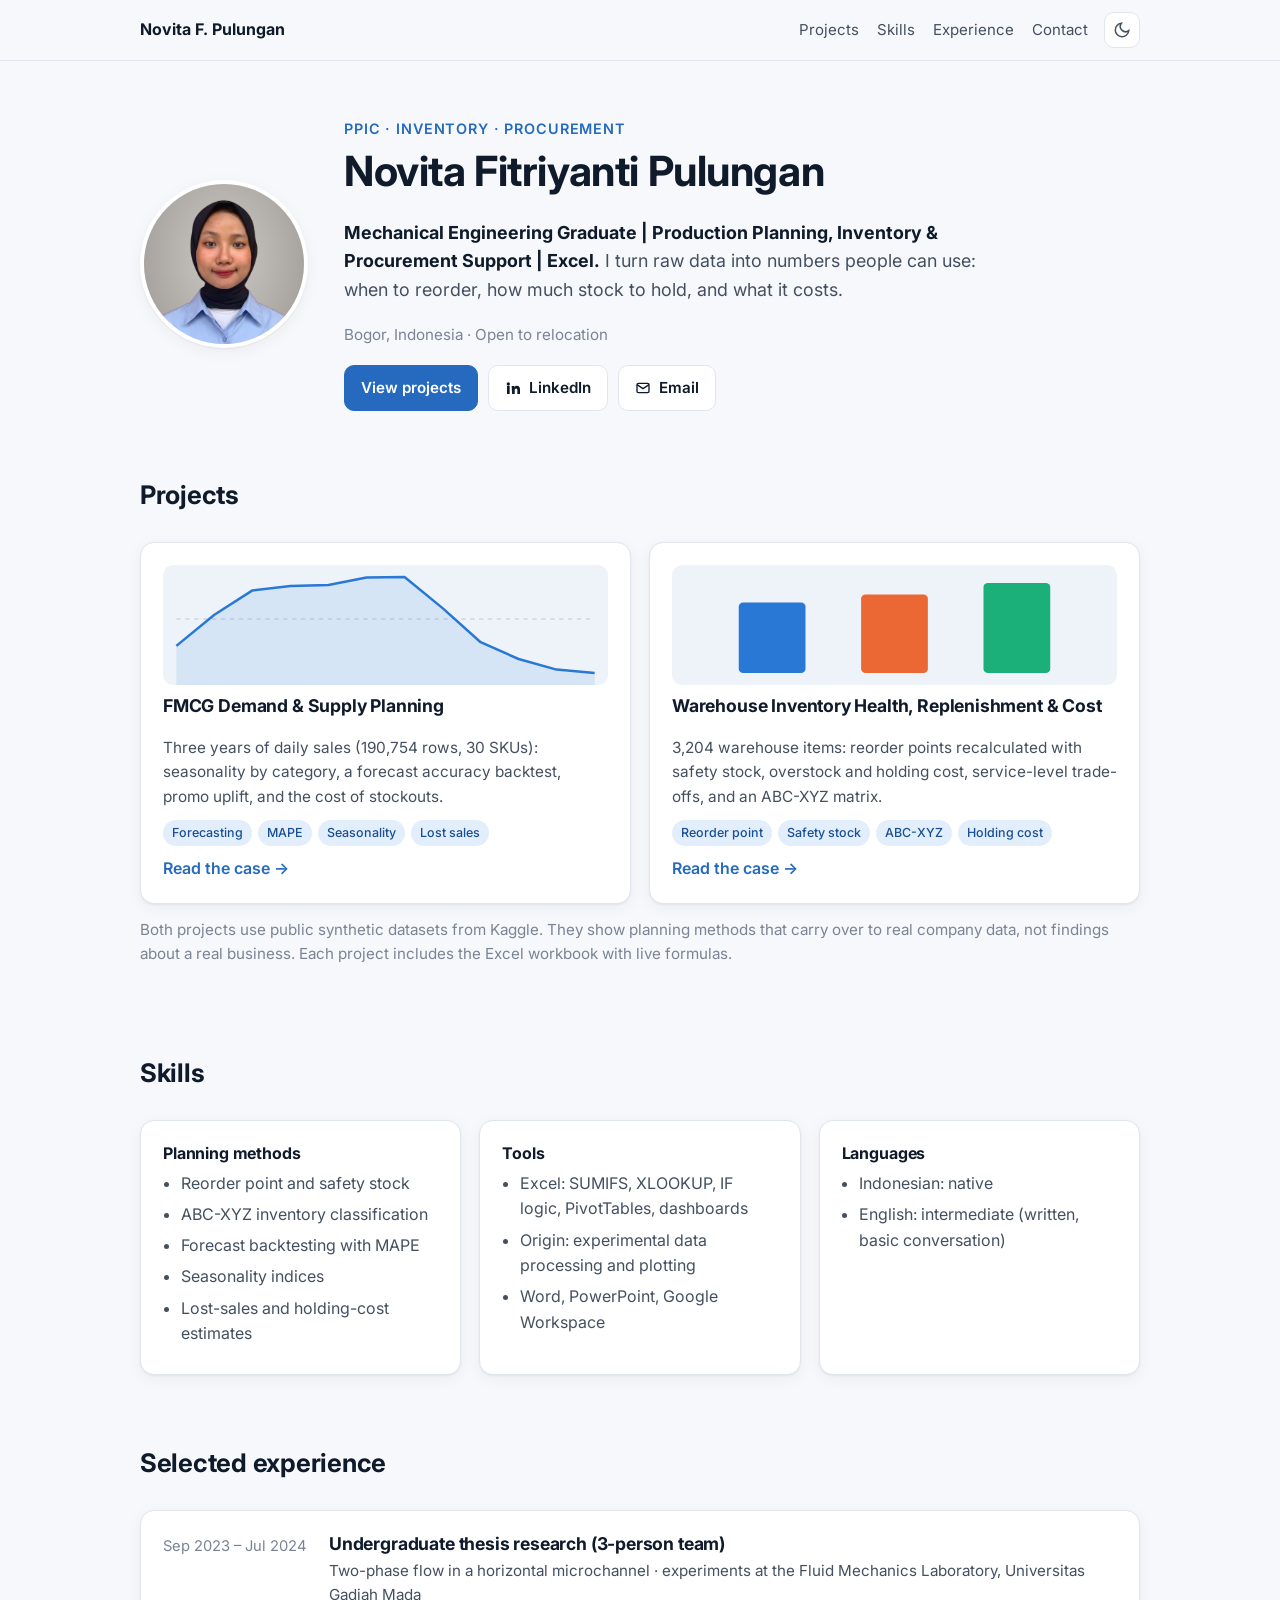
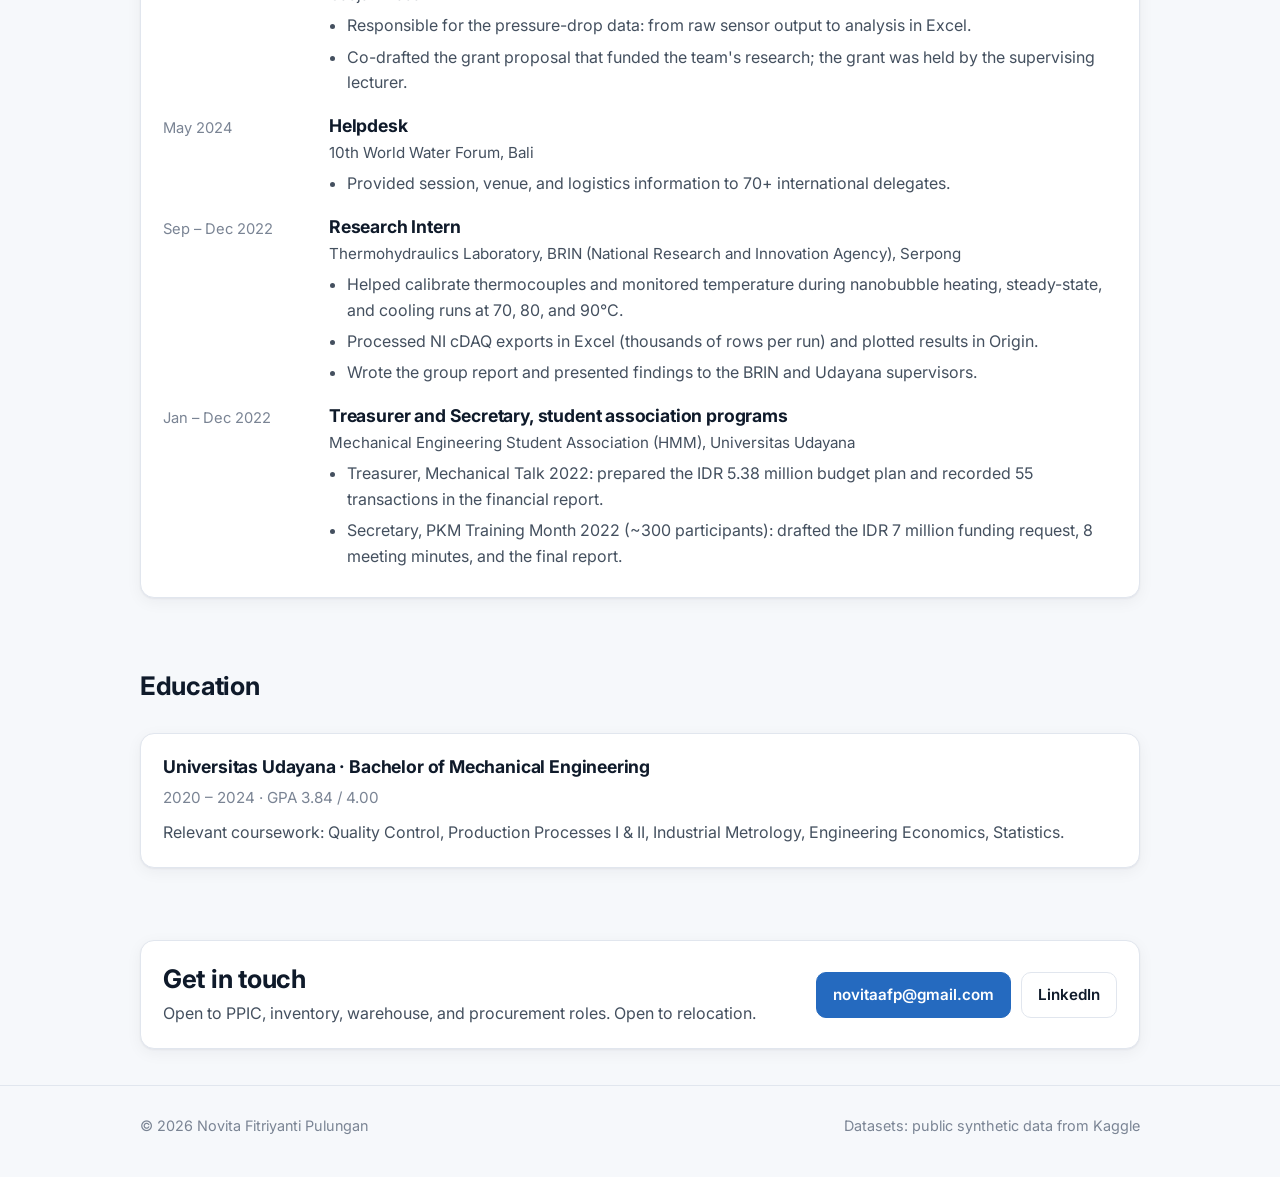
<file: index.html>
<!doctype html>
<html lang="en">
<head>
<meta charset="utf-8">
<meta name="viewport" content="width=device-width, initial-scale=1">
<title>Novita Fitriyanti Pulungan · Portfolio</title>
<meta name="description" content="Portfolio of Novita Fitriyanti Pulungan: production planning, inventory control, and warehouse analysis projects built in Excel.">
<meta property="og:title" content="Novita Fitriyanti Pulungan · Portfolio">
<meta property="og:description" content="Production planning, inventory control, and warehouse analysis projects built in Excel.">
<link rel="preconnect" href="https://fonts.googleapis.com">
<link rel="preconnect" href="https://fonts.gstatic.com" crossorigin>
<link href="https://fonts.googleapis.com/css2?family=Inter:wght@400;500;600;700&display=swap" rel="stylesheet">
<link rel="stylesheet" href="assets/style.css">
<link rel="icon" href="data:image/svg+xml,%3Csvg xmlns='http://www.w3.org/2000/svg' viewBox='0 0 32 32'%3E%3Crect width='32' height='32' rx='8' fill='%23256abf'/%3E%3Ctext x='16' y='22' font-family='Arial' font-weight='700' font-size='15' fill='white' text-anchor='middle'%3ENF%3C/text%3E%3C/svg%3E">
<script src="assets/charts.js"></script>
<script src="assets/data.js"></script>
</head>
<body>
<nav class="nav"><div class="wrap">
  <a class="brand" href="./">Novita F. Pulungan</a>
  <div class="nav-links">
    <a href="#projects">Projects</a><a href="#skills">Skills</a><a href="#experience">Experience</a><a href="#contact">Contact</a>
  </div>
  <button class="theme-btn" aria-label="Toggle dark mode"><svg viewBox="0 0 24 24" fill="none" stroke="currentColor" stroke-width="2"><path d="M21 12.8A9 9 0 1 1 11.2 3a7 7 0 0 0 9.8 9.8z"/></svg></button>
</div></nav>

<header class="hero"><div class="wrap hero-grid">
  <img class="avatar" src="assets/photo.jpg" alt="Novita Fitriyanti Pulungan" width="168" height="168">
  <div>
    <div class="eyebrow">PPIC · Inventory · Procurement</div>
    <h1>Novita Fitriyanti Pulungan</h1>
    <p class="lead"><strong style="color:var(--ink)">Mechanical Engineering Graduate | Production Planning, Inventory &amp; Procurement Support | Excel.</strong> I turn raw data into numbers people can use: when to reorder, how much stock to hold, and what it costs.</p>
    <p class="meta">Bogor, Indonesia · Open to relocation</p>
    <div class="btns">
      <a class="btn primary" href="#projects">View projects</a>
      <a class="btn" href="https://www.linkedin.com/in/novitafitriyanti" target="_blank" rel="noopener"><svg viewBox="0 0 24 24" fill="currentColor"><path d="M4.98 3.5a2.5 2.5 0 1 1 0 5 2.5 2.5 0 0 1 0-5zM3 9h4v12H3zM10 9h3.8v1.7h.1c.5-1 1.8-2 3.8-2 4 0 4.8 2.7 4.8 6.1V21h-4v-5.4c0-1.3 0-3-1.8-3s-2.1 1.4-2.1 2.9V21h-4z"/></svg>LinkedIn</a>
      <a class="btn" href="mailto:novitaafp@gmail.com"><svg viewBox="0 0 24 24" fill="none" stroke="currentColor" stroke-width="2"><rect x="3" y="5" width="18" height="14" rx="2"/><path d="m3 7 9 6 9-6"/></svg>Email</a>
    </div>
  </div>
</div></header>

<main>
<section id="projects"><div class="wrap">
  <div class="section-title"><h2>Projects</h2></div>
  <div class="grid-2">
    <a class="card project-card" href="projects/fmcg-demand-planning.html">
      <div class="thumb" id="thumb-fmcg"></div>
      <h3>FMCG Demand &amp; Supply Planning</h3>
      <p>Three years of daily sales (190,754 rows, 30 SKUs): seasonality by category, a forecast accuracy backtest, promo uplift, and the cost of stockouts.</p>
      <div class="tags"><span class="tag">Forecasting</span><span class="tag">MAPE</span><span class="tag">Seasonality</span><span class="tag">Lost sales</span></div>
      <span class="more">Read the case →</span>
    </a>
    <a class="card project-card" href="projects/warehouse-inventory.html">
      <div class="thumb" id="thumb-wh"></div>
      <h3>Warehouse Inventory Health, Replenishment &amp; Cost</h3>
      <p>3,204 warehouse items: reorder points recalculated with safety stock, overstock and holding cost, service-level trade-offs, and an ABC-XYZ matrix.</p>
      <div class="tags"><span class="tag">Reorder point</span><span class="tag">Safety stock</span><span class="tag">ABC-XYZ</span><span class="tag">Holding cost</span></div>
      <span class="more">Read the case →</span>
    </a>
  </div>
  <p class="meta" style="margin-top:14px">Both projects use public synthetic datasets from Kaggle. They show planning methods that carry over to real company data, not findings about a real business. Each project includes the Excel workbook with live formulas.</p>
</div></section>

<section id="skills"><div class="wrap">
  <div class="section-title"><h2>Skills</h2></div>
  <div class="grid-3">
    <div class="card skill-group">
      <h3>Planning methods</h3>
      <ul>
        <li>Reorder point and safety stock</li>
        <li>ABC-XYZ inventory classification</li>
        <li>Forecast backtesting with MAPE</li>
        <li>Seasonality indices</li>
        <li>Lost-sales and holding-cost estimates</li>
      </ul>
    </div>
    <div class="card skill-group">
      <h3>Tools</h3>
      <ul>
        <li>Excel: SUMIFS, XLOOKUP, IF logic, PivotTables, dashboards</li>
        <li>Origin: experimental data processing and plotting</li>
        <li>Word, PowerPoint, Google Workspace</li>
      </ul>
    </div>
    <div class="card skill-group">
      <h3>Languages</h3>
      <ul>
        <li>Indonesian: native</li>
        <li>English: intermediate (written, basic conversation)</li>
      </ul>
    </div>
  </div>
</div></section>

<section id="experience"><div class="wrap">
  <div class="section-title"><h2>Selected experience</h2></div>
  <div class="card timeline">
    <div class="tl-item">
      <div class="tl-date">Sep 2023 – Jul 2024</div>
      <div>
        <h3>Undergraduate thesis research (3-person team)</h3>
        <div class="org">Two-phase flow in a horizontal microchannel · experiments at the Fluid Mechanics Laboratory, Universitas Gadjah Mada</div>
        <ul class="plain">
          <li>Responsible for the pressure-drop data: from raw sensor output to analysis in Excel.</li>
          <li>Co-drafted the grant proposal that funded the team's research; the grant was held by the supervising lecturer.</li>
        </ul>
      </div>
    </div>
    <div class="tl-item">
      <div class="tl-date">May 2024</div>
      <div>
        <h3>Helpdesk</h3>
        <div class="org">10th World Water Forum, Bali</div>
        <ul class="plain"><li>Provided session, venue, and logistics information to 70+ international delegates.</li></ul>
      </div>
    </div>
    <div class="tl-item">
      <div class="tl-date">Sep – Dec 2022</div>
      <div>
        <h3>Research Intern</h3>
        <div class="org">Thermohydraulics Laboratory, BRIN (National Research and Innovation Agency), Serpong</div>
        <ul class="plain">
          <li>Helped calibrate thermocouples and monitored temperature during nanobubble heating, steady-state, and cooling runs at 70, 80, and 90°C.</li>
          <li>Processed NI cDAQ exports in Excel (thousands of rows per run) and plotted results in Origin.</li>
          <li>Wrote the group report and presented findings to the BRIN and Udayana supervisors.</li>
        </ul>
      </div>
    </div>
    <div class="tl-item">
      <div class="tl-date">Jan – Dec 2022</div>
      <div>
        <h3>Treasurer and Secretary, student association programs</h3>
        <div class="org">Mechanical Engineering Student Association (HMM), Universitas Udayana</div>
        <ul class="plain">
          <li>Treasurer, Mechanical Talk 2022: prepared the IDR 5.38 million budget plan and recorded 55 transactions in the financial report.</li>
          <li>Secretary, PKM Training Month 2022 (~300 participants): drafted the IDR 7 million funding request, 8 meeting minutes, and the final report.</li>
        </ul>
      </div>
    </div>
  </div>
</div></section>

<section id="education"><div class="wrap">
  <div class="section-title"><h2>Education</h2></div>
  <div class="card">
    <h3>Universitas Udayana · Bachelor of Mechanical Engineering</h3>
    <p class="meta" style="margin-bottom:.6em">2020 – 2024 · GPA 3.84 / 4.00</p>
    <p style="color:var(--ink-2);margin:0">Relevant coursework: Quality Control, Production Processes I &amp; II, Industrial Metrology, Engineering Economics, Statistics.</p>
  </div>
</div></section>

<section id="contact"><div class="wrap">
  <div class="card download">
    <div>
      <h2 style="margin-bottom:.2em">Get in touch</h2>
      <p>Open to PPIC, inventory, warehouse, and procurement roles. Open to relocation.</p>
    </div>
    <div class="btns">
      <a class="btn primary" href="mailto:novitaafp@gmail.com">novitaafp@gmail.com</a>
      <a class="btn" href="https://www.linkedin.com/in/novitafitriyanti" target="_blank" rel="noopener">LinkedIn</a>
    </div>
  </div>
</div></section>
</main>

<footer class="footer"><div class="wrap">
  <span>© 2026 Novita Fitriyanti Pulungan</span>
  <span>Datasets: public synthetic data from Kaggle</span>
</div></footer>

<script>
/* Decorative sparklines on the project cards */
(function () {
  function spark(id, vals, color, ref) {
    const host = document.getElementById(id); if (!host) return;
    const W = 400, H = 120, p = 12;
    const lo = Math.min(...vals, ref ?? Infinity), hi = Math.max(...vals);
    const x = (i) => p + i * (W - 2 * p) / (vals.length - 1);
    const y = (v) => H - p - (v - lo) / (hi - lo) * (H - 2 * p);
    const d = vals.map((v, i) => (i ? 'L' : 'M') + x(i).toFixed(1) + ',' + y(v).toFixed(1)).join('');
    host.innerHTML = `<svg viewBox="0 0 ${W} ${H}" preserveAspectRatio="none" style="width:100%;height:100%" aria-hidden="true">
      ${ref != null ? `<line x1="${p}" x2="${W - p}" y1="${y(ref)}" y2="${y(ref)}" style="stroke:var(--axis)" stroke-dasharray="4 4"/>` : ''}
      <path d="${d}L${x(vals.length - 1)},${H}L${x(0)},${H}Z" style="fill:${color};opacity:.12"/>
      <path d="${d}" fill="none" style="stroke:${color}" stroke-width="2.5" stroke-linejoin="round" vector-effect="non-scaling-stroke"/></svg>`;
  }
  spark('thumb-fmcg', FMCG.season.Total, 'var(--s1)', 100);
  const host = document.getElementById('thumb-wh');
  const st = WH.status, mx = Math.max(...st.map(s => s.calc));
  host.innerHTML = '<svg viewBox="0 0 400 120" preserveAspectRatio="none" style="width:100%;height:100%" aria-hidden="true">' +
    st.map((s, i) => { const h = s.calc / mx * 90, x = 60 + i * 110; return `<rect x="${x}" y="${108 - h}" width="60" height="${h}" rx="4" style="fill:var(--s${i + 1})"/>`; }).join('') + '</svg>';
})();
</script>
</body>
</html>
</file>
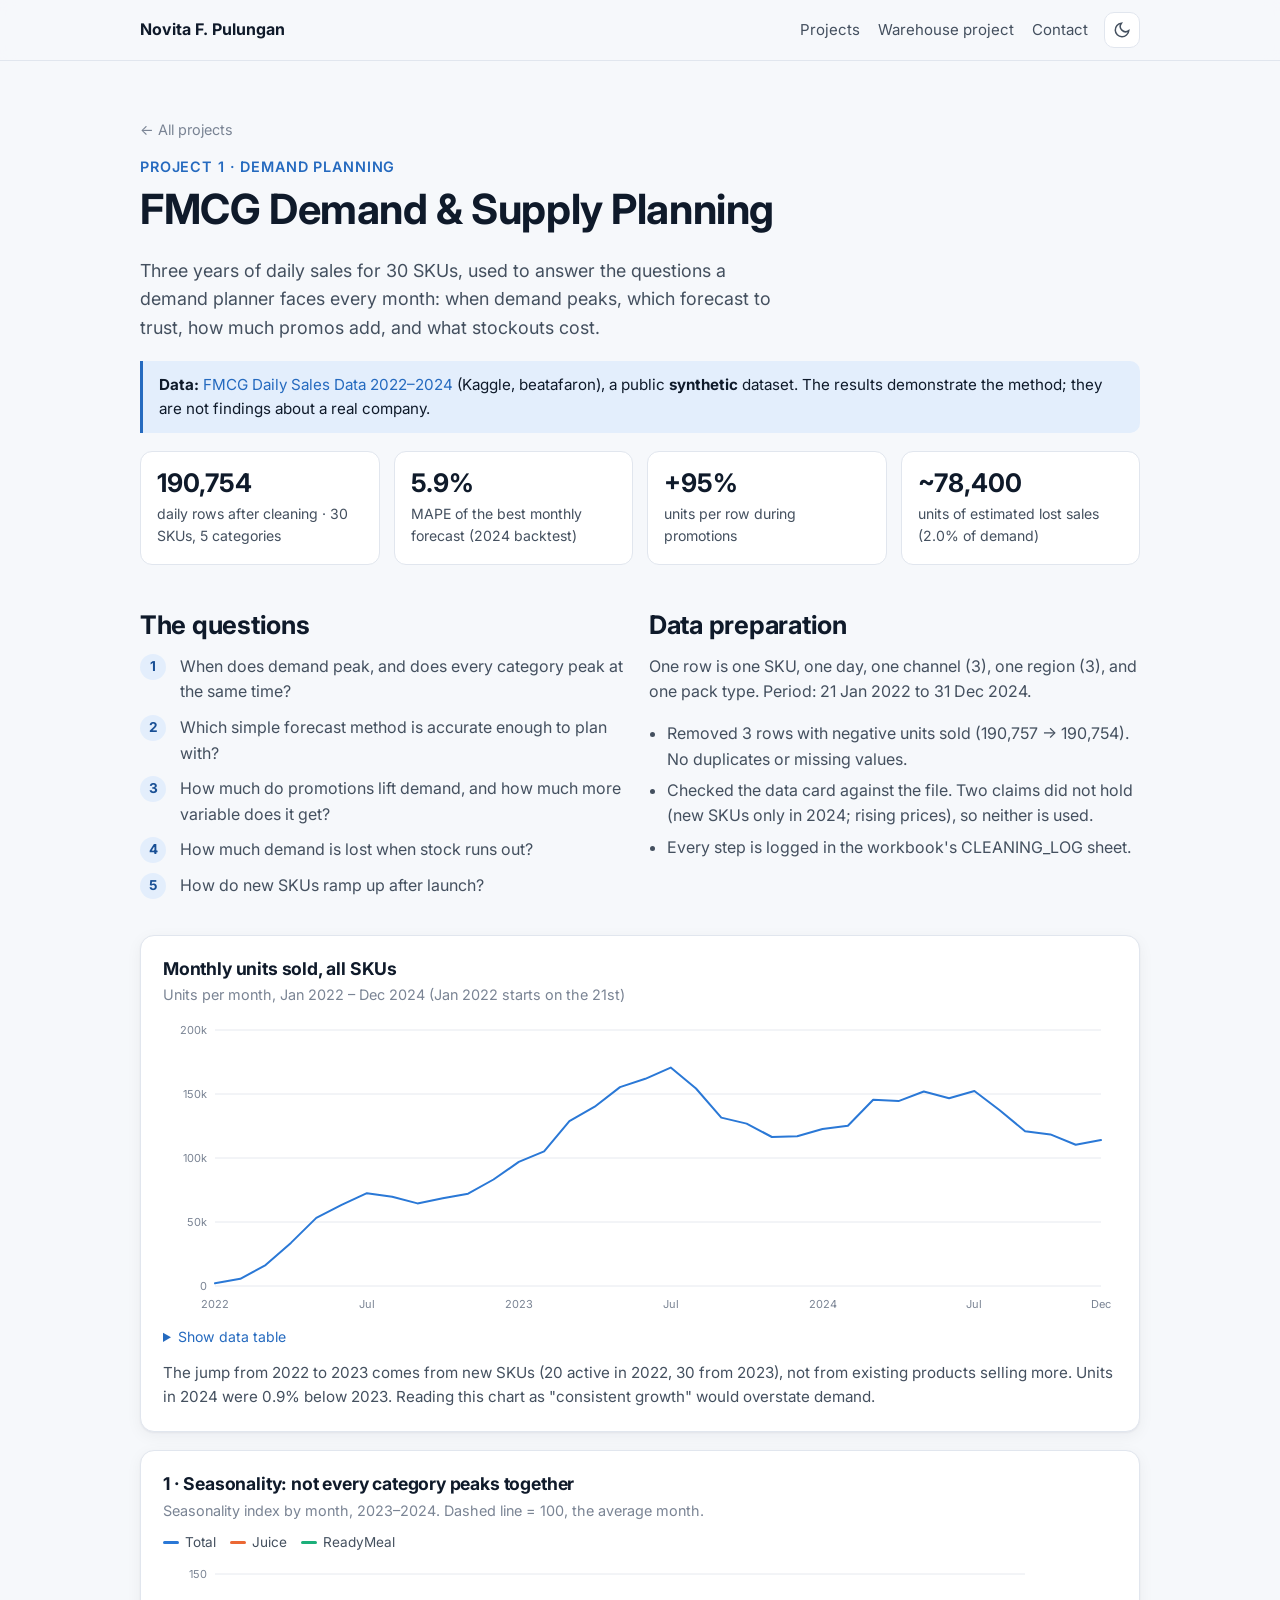
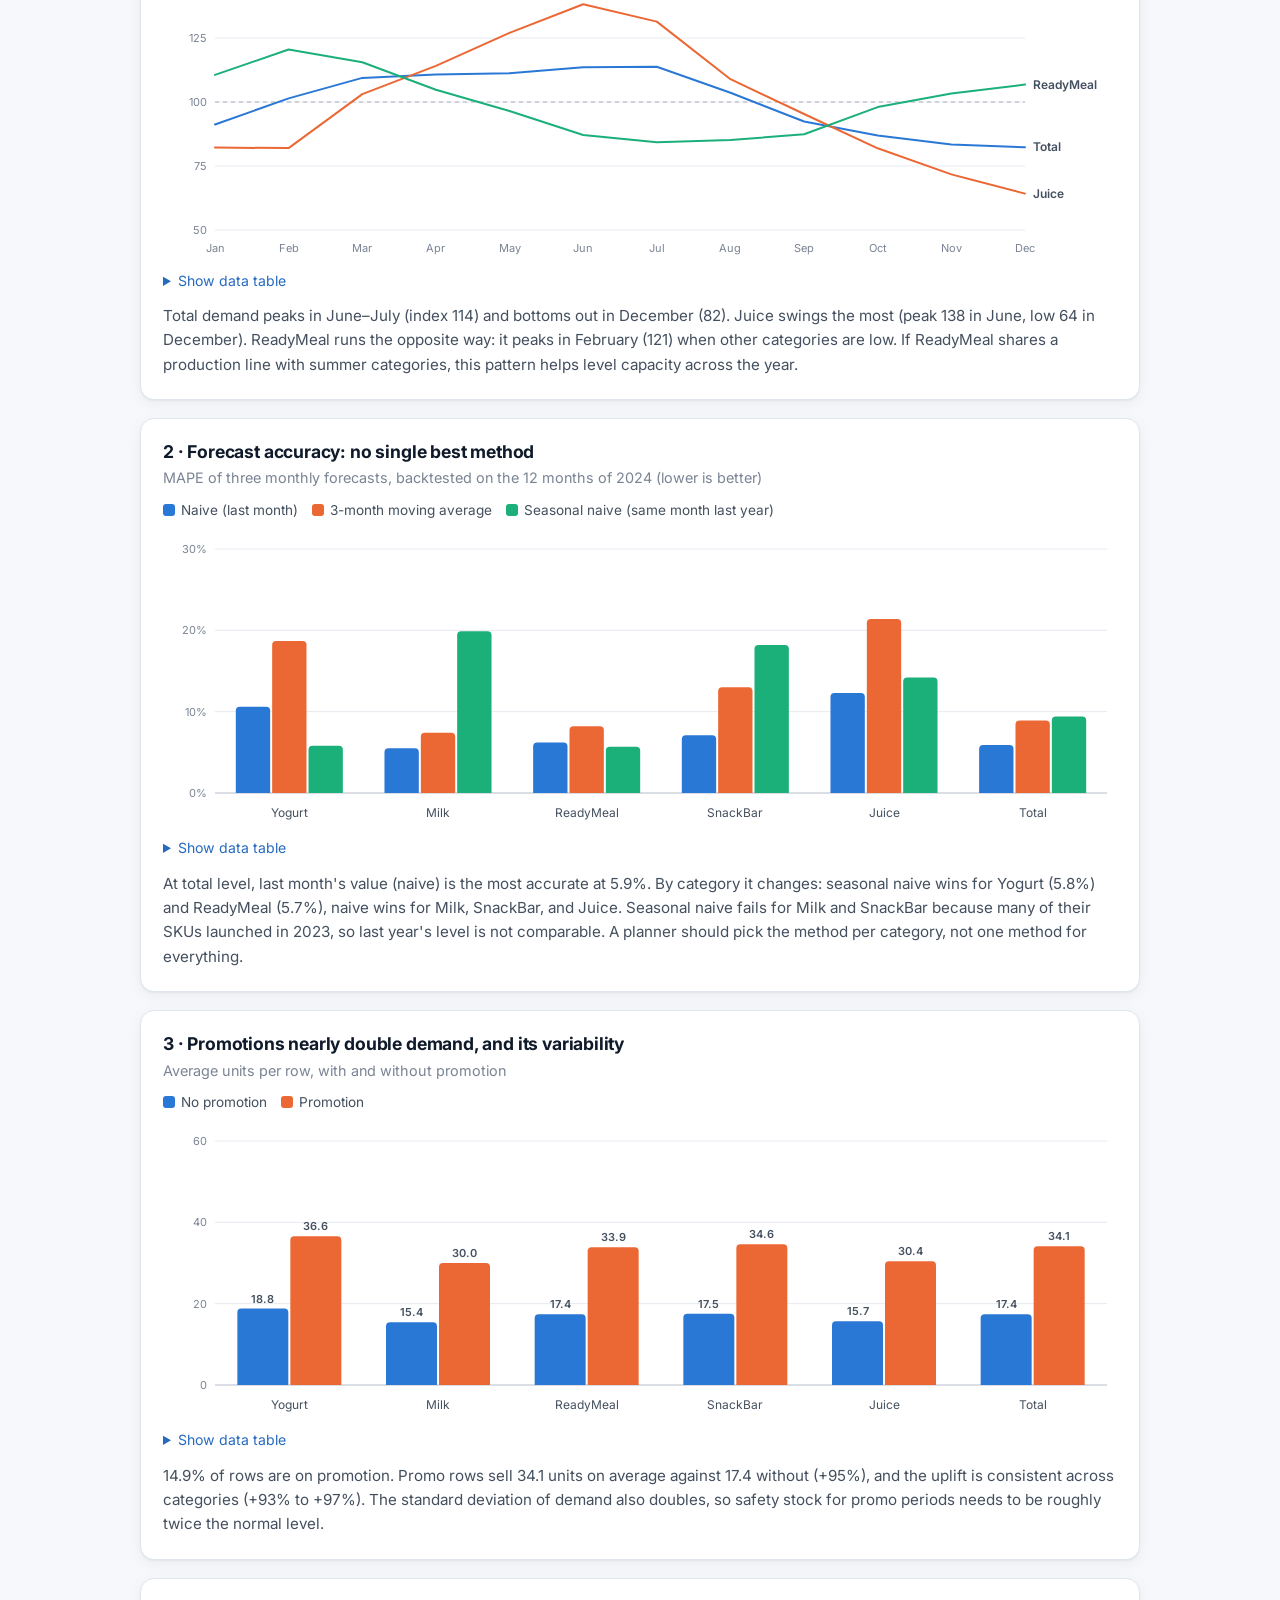
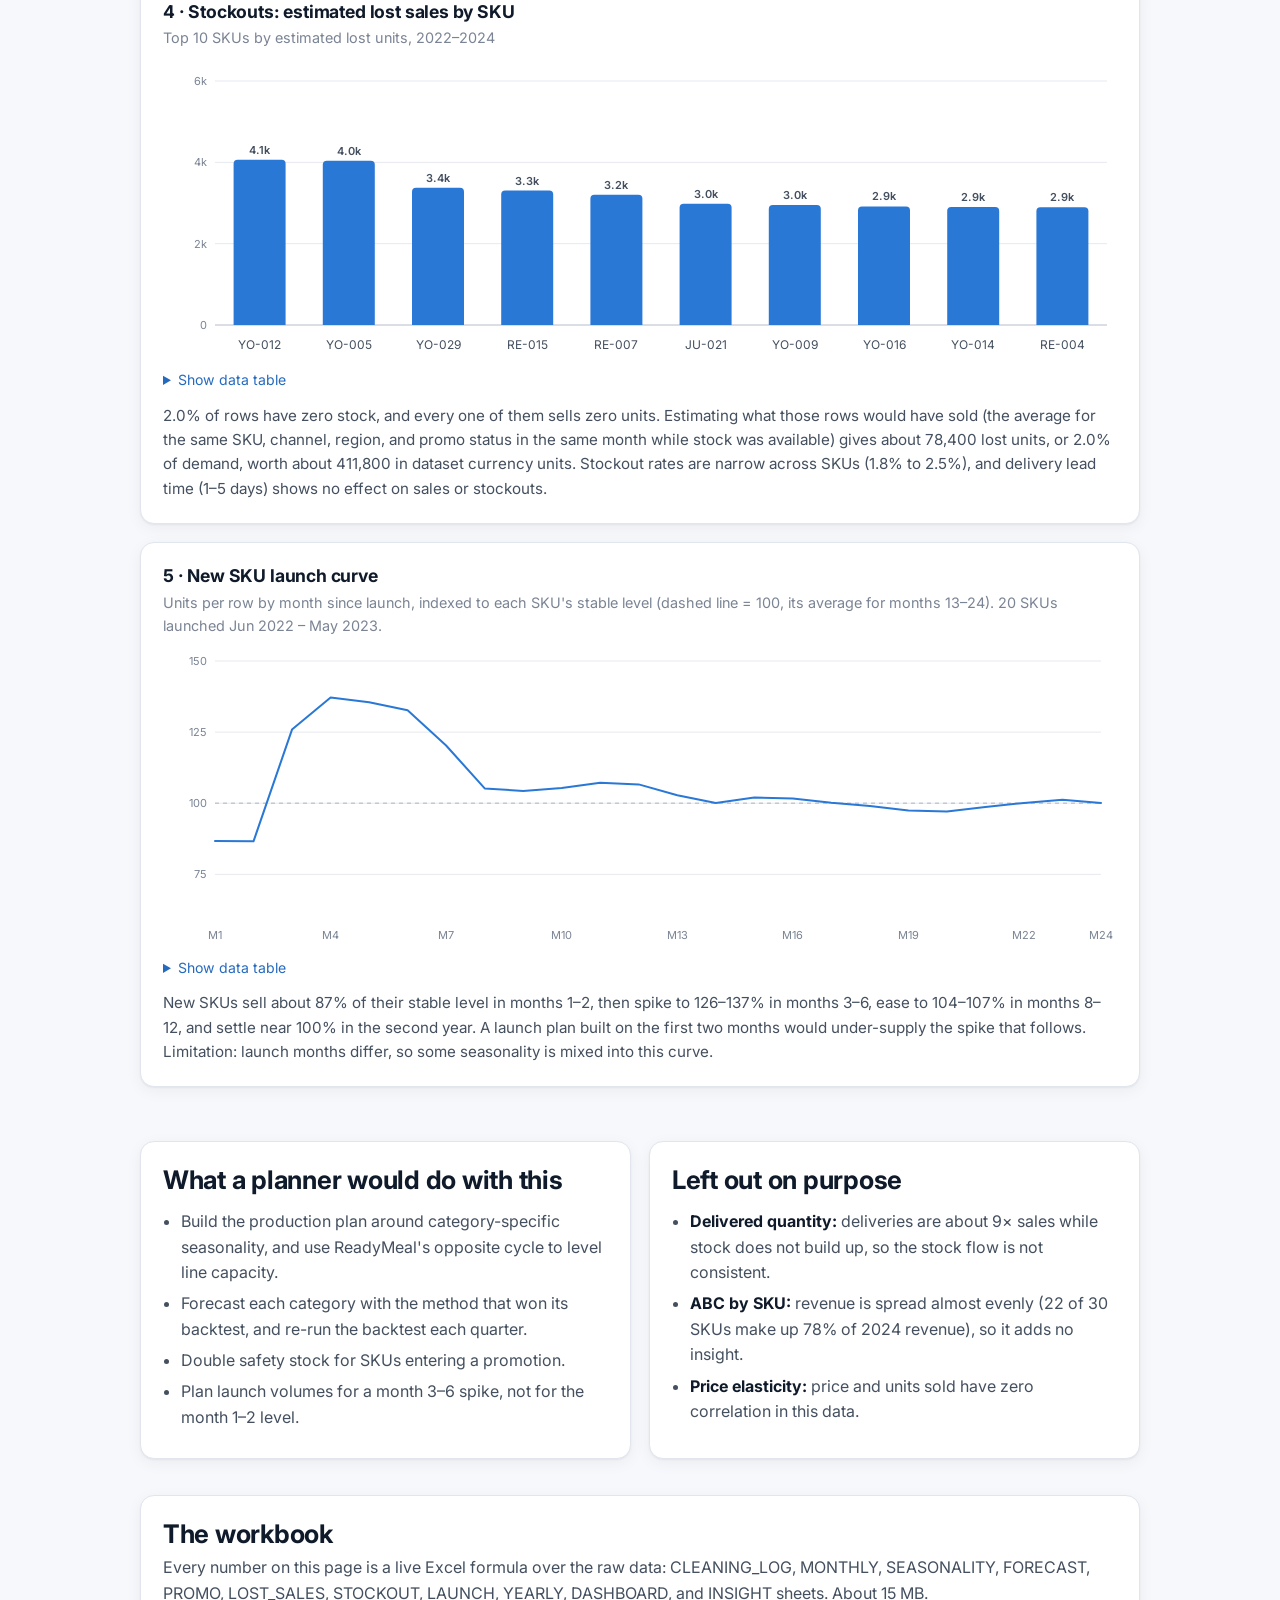
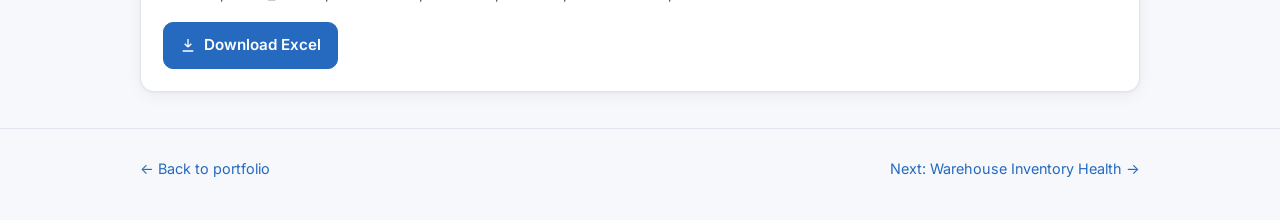
<file: projects/fmcg-demand-planning.html>
<!doctype html>
<html lang="en">
<head>
<meta charset="utf-8">
<meta name="viewport" content="width=device-width, initial-scale=1">
<title>FMCG Demand &amp; Supply Planning · Novita F. Pulungan</title>
<meta name="description" content="Seasonality, forecast accuracy, promo uplift, and stockout cost from three years of daily FMCG sales, built in Excel.">
<link rel="preconnect" href="https://fonts.googleapis.com">
<link rel="preconnect" href="https://fonts.gstatic.com" crossorigin>
<link href="https://fonts.googleapis.com/css2?family=Inter:wght@400;500;600;700&display=swap" rel="stylesheet">
<link rel="stylesheet" href="../assets/style.css">
<link rel="icon" href="data:image/svg+xml,%3Csvg xmlns='http://www.w3.org/2000/svg' viewBox='0 0 32 32'%3E%3Crect width='32' height='32' rx='8' fill='%23256abf'/%3E%3Ctext x='16' y='22' font-family='Arial' font-weight='700' font-size='15' fill='white' text-anchor='middle'%3ENF%3C/text%3E%3C/svg%3E">
<script src="../assets/charts.js"></script>
<script src="../assets/data.js"></script>
</head>
<body>
<nav class="nav"><div class="wrap">
  <a class="brand" href="../">Novita F. Pulungan</a>
  <div class="nav-links">
    <a href="../#projects">Projects</a><a href="warehouse-inventory.html">Warehouse project</a><a href="../#contact">Contact</a>
  </div>
  <button class="theme-btn" aria-label="Toggle dark mode"><svg viewBox="0 0 24 24" fill="none" stroke="currentColor" stroke-width="2"><path d="M21 12.8A9 9 0 1 1 11.2 3a7 7 0 0 0 9.8 9.8z"/></svg></button>
</div></nav>

<header class="hero" style="padding-bottom:8px"><div class="wrap">
  <a class="crumb" href="../#projects">← All projects</a>
  <div class="eyebrow">Project 1 · Demand planning</div>
  <h1>FMCG Demand &amp; Supply Planning</h1>
  <p class="lead">Three years of daily sales for 30 SKUs, used to answer the questions a demand planner faces every month: when demand peaks, which forecast to trust, how much promos add, and what stockouts cost.</p>
  <div class="notice"><strong>Data:</strong> <a href="https://www.kaggle.com/datasets/beatafaron/fmcg-daily-sales-data-to-2022-2024" target="_blank" rel="noopener">FMCG Daily Sales Data 2022–2024</a> (Kaggle, beatafaron), a public <strong>synthetic</strong> dataset. The results demonstrate the method; they are not findings about a real company.</div>
  <div class="kpis">
    <div class="kpi"><div class="v">190,754</div><div class="l">daily rows after cleaning · 30 SKUs, 5 categories</div></div>
    <div class="kpi"><div class="v">5.9%</div><div class="l">MAPE of the best monthly forecast (2024 backtest)</div></div>
    <div class="kpi"><div class="v">+95%</div><div class="l">units per row during promotions</div></div>
    <div class="kpi"><div class="v">~78,400</div><div class="l">units of estimated lost sales (2.0% of demand)</div></div>
  </div>
</div></header>

<main>
<section><div class="wrap grid-2">
  <div class="prose">
    <h2>The questions</h2>
    <ol class="steps">
      <li>When does demand peak, and does every category peak at the same time?</li>
      <li>Which simple forecast method is accurate enough to plan with?</li>
      <li>How much do promotions lift demand, and how much more variable does it get?</li>
      <li>How much demand is lost when stock runs out?</li>
      <li>How do new SKUs ramp up after launch?</li>
    </ol>
  </div>
  <div class="prose">
    <h2>Data preparation</h2>
    <p>One row is one SKU, one day, one channel (3), one region (3), and one pack type. Period: 21 Jan 2022 to 31 Dec 2024.</p>
    <ul class="plain">
      <li>Removed 3 rows with negative units sold (190,757 → 190,754). No duplicates or missing values.</li>
      <li>Checked the data card against the file. Two claims did not hold (new SKUs only in 2024; rising prices), so neither is used.</li>
      <li>Every step is logged in the workbook's CLEANING_LOG sheet.</li>
    </ul>
  </div>
</div></section>

<section style="padding-top:0"><div class="wrap">
  <div class="card chart-card">
    <h3>Monthly units sold, all SKUs</h3>
    <div class="sub">Units per month, Jan 2022 – Dec 2024 (Jan 2022 starts on the 21st)</div>
    <div class="chart" id="c-monthly"></div>
    <p class="takeaway">The jump from 2022 to 2023 comes from new SKUs (20 active in 2022, 30 from 2023), not from existing products selling more. Units in 2024 were 0.9% below 2023. Reading this chart as "consistent growth" would overstate demand.</p>
  </div>

  <div class="card chart-card">
    <h3>1 · Seasonality: not every category peaks together</h3>
    <div class="sub">Seasonality index by month, 2023–2024. Dashed line = 100, the average month.</div>
    <div class="chart" id="c-season"></div>
    <p class="takeaway">Total demand peaks in June–July (index 114) and bottoms out in December (82). Juice swings the most (peak 138 in June, low 64 in December). ReadyMeal runs the opposite way: it peaks in February (121) when other categories are low. If ReadyMeal shares a production line with summer categories, this pattern helps level capacity across the year.</p>
  </div>

  <div class="card chart-card">
    <h3>2 · Forecast accuracy: no single best method</h3>
    <div class="sub">MAPE of three monthly forecasts, backtested on the 12 months of 2024 (lower is better)</div>
    <div class="chart" id="c-mape"></div>
    <p class="takeaway">At total level, last month's value (naive) is the most accurate at 5.9%. By category it changes: seasonal naive wins for Yogurt (5.8%) and ReadyMeal (5.7%), naive wins for Milk, SnackBar, and Juice. Seasonal naive fails for Milk and SnackBar because many of their SKUs launched in 2023, so last year's level is not comparable. A planner should pick the method per category, not one method for everything.</p>
  </div>

  <div class="card chart-card">
    <h3>3 · Promotions nearly double demand, and its variability</h3>
    <div class="sub">Average units per row, with and without promotion</div>
    <div class="chart" id="c-promo"></div>
    <p class="takeaway">14.9% of rows are on promotion. Promo rows sell 34.1 units on average against 17.4 without (+95%), and the uplift is consistent across categories (+93% to +97%). The standard deviation of demand also doubles, so safety stock for promo periods needs to be roughly twice the normal level.</p>
  </div>

  <div class="card chart-card">
    <h3>4 · Stockouts: estimated lost sales by SKU</h3>
    <div class="sub">Top 10 SKUs by estimated lost units, 2022–2024</div>
    <div class="chart" id="c-lost"></div>
    <p class="takeaway">2.0% of rows have zero stock, and every one of them sells zero units. Estimating what those rows would have sold (the average for the same SKU, channel, region, and promo status in the same month while stock was available) gives about 78,400 lost units, or 2.0% of demand, worth about 411,800 in dataset currency units. Stockout rates are narrow across SKUs (1.8% to 2.5%), and delivery lead time (1–5 days) shows no effect on sales or stockouts.</p>
  </div>

  <div class="card chart-card">
    <h3>5 · New SKU launch curve</h3>
    <div class="sub">Units per row by month since launch, indexed to each SKU's stable level (dashed line = 100, its average for months 13–24). 20 SKUs launched Jun 2022 – May 2023.</div>
    <div class="chart" id="c-launch"></div>
    <p class="takeaway">New SKUs sell about 87% of their stable level in months 1–2, then spike to 126–137% in months 3–6, ease to 104–107% in months 8–12, and settle near 100% in the second year. A launch plan built on the first two months would under-supply the spike that follows. Limitation: launch months differ, so some seasonality is mixed into this curve.</p>
  </div>
</div></section>

<section style="padding-top:0"><div class="wrap grid-2">
  <div class="card prose">
    <h2>What a planner would do with this</h2>
    <ul class="plain">
      <li>Build the production plan around category-specific seasonality, and use ReadyMeal's opposite cycle to level line capacity.</li>
      <li>Forecast each category with the method that won its backtest, and re-run the backtest each quarter.</li>
      <li>Double safety stock for SKUs entering a promotion.</li>
      <li>Plan launch volumes for a month 3–6 spike, not for the month 1–2 level.</li>
    </ul>
  </div>
  <div class="card prose">
    <h2>Left out on purpose</h2>
    <ul class="plain">
      <li><strong>Delivered quantity:</strong> deliveries are about 9× sales while stock does not build up, so the stock flow is not consistent.</li>
      <li><strong>ABC by SKU:</strong> revenue is spread almost evenly (22 of 30 SKUs make up 78% of 2024 revenue), so it adds no insight.</li>
      <li><strong>Price elasticity:</strong> price and units sold have zero correlation in this data.</li>
    </ul>
  </div>
</div></section>

<section style="padding-top:0"><div class="wrap">
  <div class="card download">
    <div>
      <h2 style="margin-bottom:.2em">The workbook</h2>
      <p>Every number on this page is a live Excel formula over the raw data: CLEANING_LOG, MONTHLY, SEASONALITY, FORECAST, PROMO, LOST_SALES, STOCKOUT, LAUNCH, YEARLY, DASHBOARD, and INSIGHT sheets. About 15 MB.</p>
    </div>
    <a class="btn primary" href="../files/FMCG-Demand-Supply-Planning.xlsx" download><svg viewBox="0 0 24 24" fill="none" stroke="currentColor" stroke-width="2"><path d="M12 3v12m0 0-5-5m5 5 5-5M4 21h16"/></svg>Download Excel</a>
  </div>
</div></section>
</main>

<footer class="footer"><div class="wrap">
  <a href="../">← Back to portfolio</a>
  <a href="warehouse-inventory.html">Next: Warehouse Inventory Health →</a>
</div></footer>

<script>
(function () {
  const C = Charts, F = FMCG;
  const MON = ['Jan','Feb','Mar','Apr','May','Jun','Jul','Aug','Sep','Oct','Nov','Dec'];
  const ymLabel = (ym) => MON[+ym.slice(5) - 1] + ' ' + ym.slice(0, 4);

  C.line(document.getElementById('c-monthly'), {
    labels: F.monthly.map(m => m.ym), xName: 'Month', tipLabel: ymLabel,
    xFmt: (ym) => ym.slice(5) === '01' ? ym.slice(0, 4) : MON[+ym.slice(5) - 1],
    tickEvery: 6,
    series: [{ name: 'Units sold', color: 'var(--s1)', values: F.monthly.map(m => m.total) }],
    tickFmt: (v) => v >= 1000 ? (v / 1000) + 'k' : v, aria: 'Monthly units sold, 2022 to 2024'
  });

  C.line(document.getElementById('c-season'), {
    labels: MON, xName: 'Month', tickEvery: 1, yMin: 50, yMax: 150, ref: 100,
    series: [
      { name: 'Total', color: 'var(--s1)', values: F.season.Total },
      { name: 'Juice', color: 'var(--s2)', values: F.season.Juice },
      { name: 'ReadyMeal', color: 'var(--s3)', values: F.season.ReadyMeal }
    ], fmt: C.nf(1), tickFmt: C.nf(0), aria: 'Seasonality index by month'
  });

  C.bar(document.getElementById('c-mape'), {
    categories: F.mape.map(r => r.series), catName: 'Category',
    shortCats: F.mape.map(r => r.series === 'ReadyMeal' ? 'Ready' : r.series === 'SnackBar' ? 'Snack' : r.series),
    series: [
      { name: 'Naive (last month)', color: 'var(--s1)', values: F.mape.map(r => r.naive) },
      { name: '3-month moving average', color: 'var(--s2)', values: F.mape.map(r => r.ma3) },
      { name: 'Seasonal naive (same month last year)', color: 'var(--s3)', values: F.mape.map(r => r.snaive) }
    ], fmt: (v) => v.toFixed(1) + '%', tickFmt: (v) => v + '%', aria: 'MAPE by method and category'
  });

  C.bar(document.getElementById('c-promo'), {
    categories: F.promo.map(r => r.cat), catName: 'Category',
    shortCats: F.promo.map(r => r.cat === 'ReadyMeal' ? 'Ready' : r.cat === 'SnackBar' ? 'Snack' : r.cat),
    series: [
      { name: 'No promotion', color: 'var(--s1)', values: F.promo.map(r => r.base) },
      { name: 'Promotion', color: 'var(--s2)', values: F.promo.map(r => r.promo) }
    ], fmt: C.nf(1), tickFmt: C.nf(0), labels: true,
    extra: (ci) => `<div class="row">Uplift<span class="num">+${F.promo[ci].uplift.toFixed(1)}%</span></div><div class="row">Std dev ratio<span class="num">${F.promo[ci].sdratio.toFixed(2)}×</span></div>`,
    aria: 'Average units per row with and without promotion'
  });

  const top = F.lost_sku.slice(0, 10);
  C.bar(document.getElementById('c-lost'), {
    categories: top.map(r => r.sku), catName: 'SKU',
    series: [{ name: 'Estimated lost units', color: 'var(--s1)', values: top.map(r => r.lost) }],
    labels: true, labelFmt: (v) => (v / 1000).toFixed(1) + 'k',
    extra: (ci) => `<div class="row">Stockout rate<span class="num">${top[ci].rate.toFixed(2)}%</span></div><div class="row">Lost revenue<span class="num">${top[ci].rev.toLocaleString('en-US')}</span></div>`,
    tickFmt: (v) => v >= 1000 ? (v / 1000) + 'k' : v, aria: 'Top 10 SKUs by estimated lost units'
  });

  C.line(document.getElementById('c-launch'), {
    labels: F.launch.map((_, i) => i + 1), xName: 'Month since launch', tipLabel: (m) => 'Month ' + m, tickEvery: 3,
    xFmt: (m) => 'M' + m, yMin: 60, yMax: 150, ref: 100,
    series: [{ name: 'Index', color: 'var(--s1)', values: F.launch }], fmt: C.nf(1), tickFmt: C.nf(0),
    aria: 'Average launch curve of new SKUs'
  });
})();
</script>
</body>
</html>
</file>
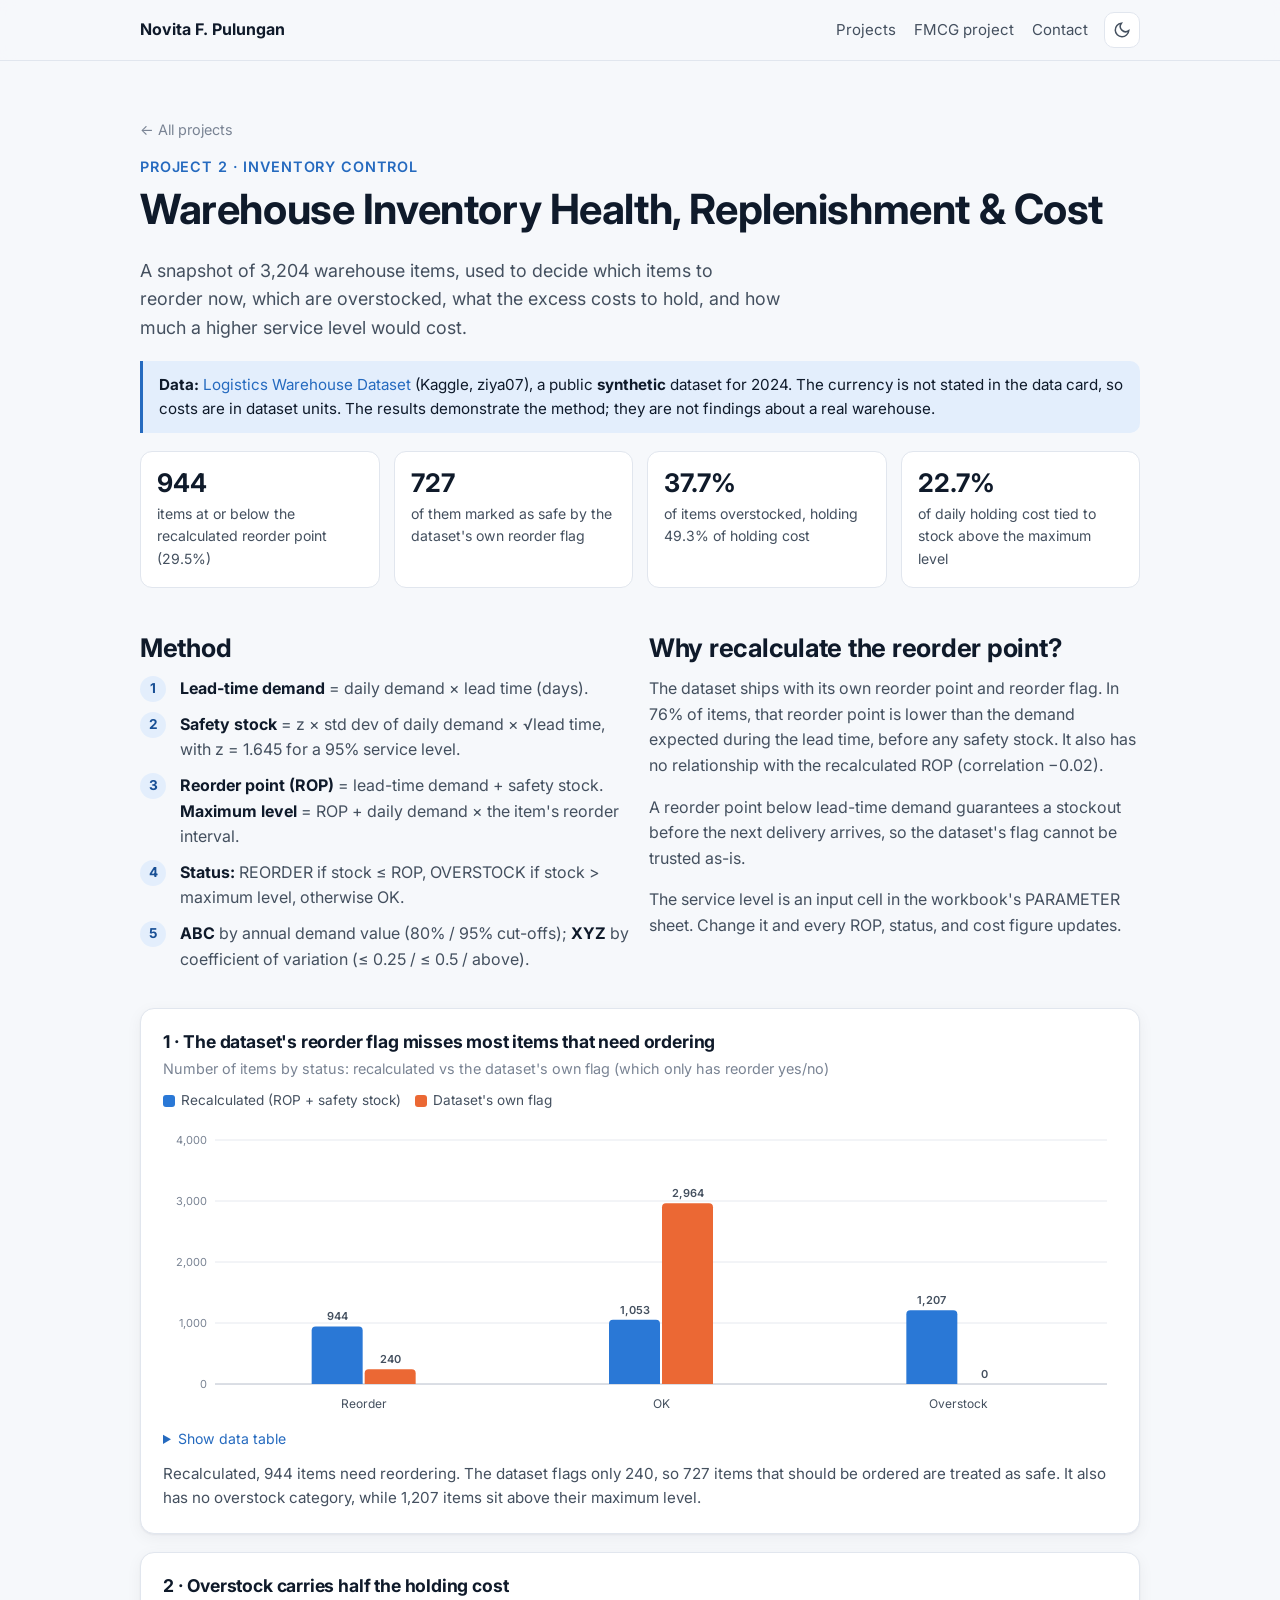
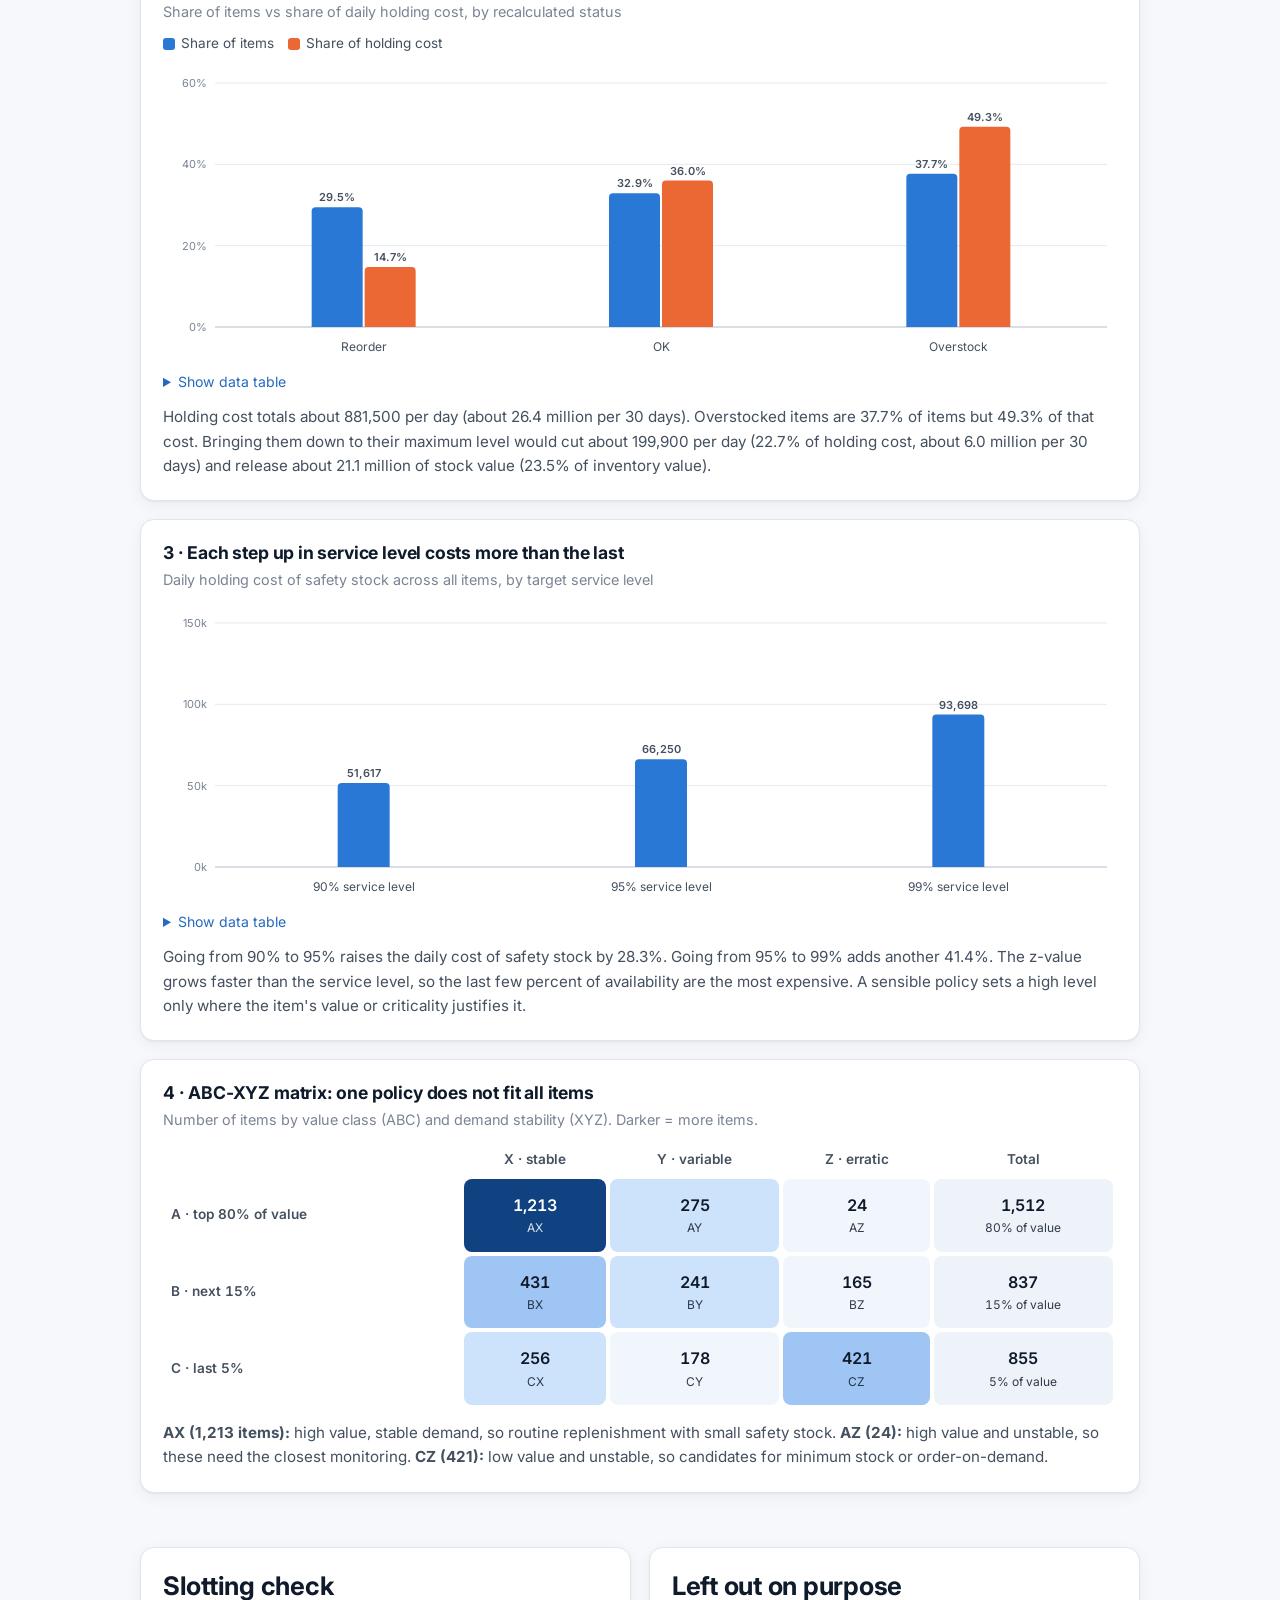
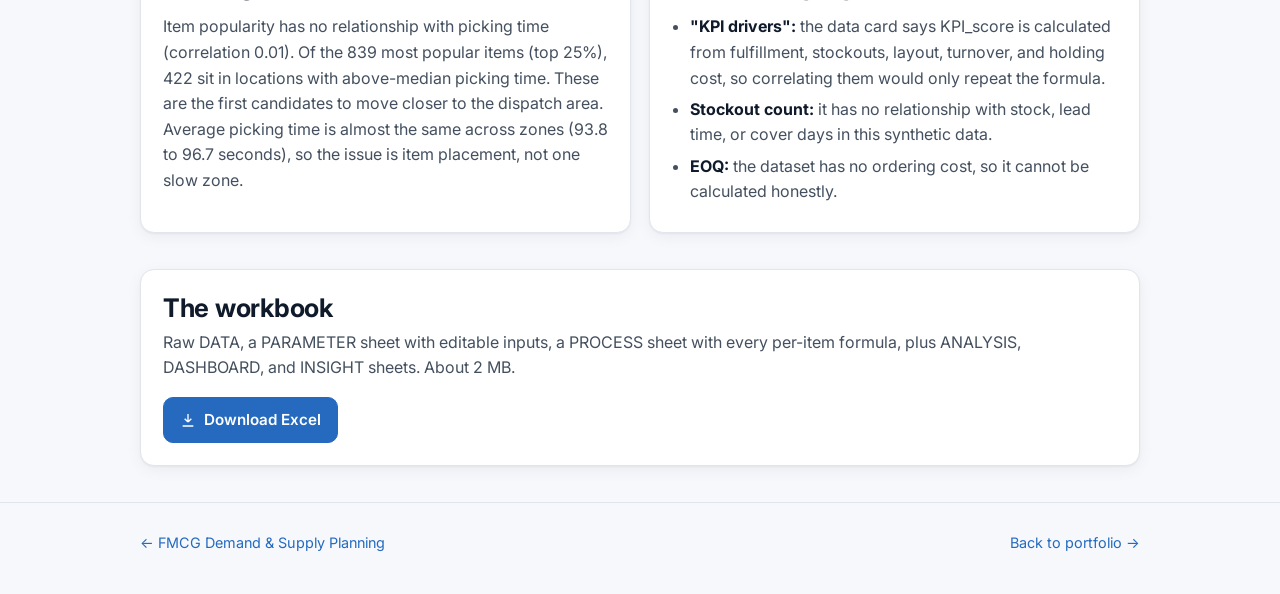
<file: projects/warehouse-inventory.html>
<!doctype html>
<html lang="en">
<head>
<meta charset="utf-8">
<meta name="viewport" content="width=device-width, initial-scale=1">
<title>Warehouse Inventory Health · Novita F. Pulungan</title>
<meta name="description" content="Reorder points with safety stock, overstock and holding cost, service-level trade-offs, and an ABC-XYZ matrix for 3,204 warehouse items, built in Excel.">
<link rel="preconnect" href="https://fonts.googleapis.com">
<link rel="preconnect" href="https://fonts.gstatic.com" crossorigin>
<link href="https://fonts.googleapis.com/css2?family=Inter:wght@400;500;600;700&display=swap" rel="stylesheet">
<link rel="stylesheet" href="../assets/style.css">
<link rel="icon" href="data:image/svg+xml,%3Csvg xmlns='http://www.w3.org/2000/svg' viewBox='0 0 32 32'%3E%3Crect width='32' height='32' rx='8' fill='%23256abf'/%3E%3Ctext x='16' y='22' font-family='Arial' font-weight='700' font-size='15' fill='white' text-anchor='middle'%3ENF%3C/text%3E%3C/svg%3E">
<script src="../assets/charts.js"></script>
<script src="../assets/data.js"></script>
</head>
<body>
<nav class="nav"><div class="wrap">
  <a class="brand" href="../">Novita F. Pulungan</a>
  <div class="nav-links">
    <a href="../#projects">Projects</a><a href="fmcg-demand-planning.html">FMCG project</a><a href="../#contact">Contact</a>
  </div>
  <button class="theme-btn" aria-label="Toggle dark mode"><svg viewBox="0 0 24 24" fill="none" stroke="currentColor" stroke-width="2"><path d="M21 12.8A9 9 0 1 1 11.2 3a7 7 0 0 0 9.8 9.8z"/></svg></button>
</div></nav>

<header class="hero" style="padding-bottom:8px"><div class="wrap">
  <a class="crumb" href="../#projects">← All projects</a>
  <div class="eyebrow">Project 2 · Inventory control</div>
  <h1>Warehouse Inventory Health, Replenishment &amp; Cost</h1>
  <p class="lead">A snapshot of 3,204 warehouse items, used to decide which items to reorder now, which are overstocked, what the excess costs to hold, and how much a higher service level would cost.</p>
  <div class="notice"><strong>Data:</strong> <a href="https://www.kaggle.com/datasets/ziya07/logistics-warehouse-dataset" target="_blank" rel="noopener">Logistics Warehouse Dataset</a> (Kaggle, ziya07), a public <strong>synthetic</strong> dataset for 2024. The currency is not stated in the data card, so costs are in dataset units. The results demonstrate the method; they are not findings about a real warehouse.</div>
  <div class="kpis">
    <div class="kpi"><div class="v">944</div><div class="l">items at or below the recalculated reorder point (29.5%)</div></div>
    <div class="kpi"><div class="v">727</div><div class="l">of them marked as safe by the dataset's own reorder flag</div></div>
    <div class="kpi"><div class="v">37.7%</div><div class="l">of items overstocked, holding 49.3% of holding cost</div></div>
    <div class="kpi"><div class="v">22.7%</div><div class="l">of daily holding cost tied to stock above the maximum level</div></div>
  </div>
</div></header>

<main>
<section><div class="wrap grid-2">
  <div class="prose">
    <h2>Method</h2>
    <ol class="steps">
      <li><strong>Lead-time demand</strong> = daily demand × lead time (days).</li>
      <li><strong>Safety stock</strong> = z × std dev of daily demand × √lead time, with z = 1.645 for a 95% service level.</li>
      <li><strong>Reorder point (ROP)</strong> = lead-time demand + safety stock. <strong>Maximum level</strong> = ROP + daily demand × the item's reorder interval.</li>
      <li><strong>Status:</strong> REORDER if stock ≤ ROP, OVERSTOCK if stock &gt; maximum level, otherwise OK.</li>
      <li><strong>ABC</strong> by annual demand value (80% / 95% cut-offs); <strong>XYZ</strong> by coefficient of variation (≤ 0.25 / ≤ 0.5 / above).</li>
    </ol>
  </div>
  <div class="prose">
    <h2>Why recalculate the reorder point?</h2>
    <p>The dataset ships with its own reorder point and reorder flag. In 76% of items, that reorder point is lower than the demand expected during the lead time, before any safety stock. It also has no relationship with the recalculated ROP (correlation −0.02).</p>
    <p>A reorder point below lead-time demand guarantees a stockout before the next delivery arrives, so the dataset's flag cannot be trusted as-is.</p>
    <p>The service level is an input cell in the workbook's PARAMETER sheet. Change it and every ROP, status, and cost figure updates.</p>
  </div>
</div></section>

<section style="padding-top:0"><div class="wrap">
  <div class="card chart-card">
    <h3>1 · The dataset's reorder flag misses most items that need ordering</h3>
    <div class="sub">Number of items by status: recalculated vs the dataset's own flag (which only has reorder yes/no)</div>
    <div class="chart" id="c-status"></div>
    <p class="takeaway">Recalculated, 944 items need reordering. The dataset flags only 240, so 727 items that should be ordered are treated as safe. It also has no overstock category, while 1,207 items sit above their maximum level.</p>
  </div>

  <div class="card chart-card">
    <h3>2 · Overstock carries half the holding cost</h3>
    <div class="sub">Share of items vs share of daily holding cost, by recalculated status</div>
    <div class="chart" id="c-cost"></div>
    <p class="takeaway">Holding cost totals about 881,500 per day (about 26.4 million per 30 days). Overstocked items are 37.7% of items but 49.3% of that cost. Bringing them down to their maximum level would cut about 199,900 per day (22.7% of holding cost, about 6.0 million per 30 days) and release about 21.1 million of stock value (23.5% of inventory value).</p>
  </div>

  <div class="card chart-card">
    <h3>3 · Each step up in service level costs more than the last</h3>
    <div class="sub">Daily holding cost of safety stock across all items, by target service level</div>
    <div class="chart" id="c-sl"></div>
    <p class="takeaway">Going from 90% to 95% raises the daily cost of safety stock by 28.3%. Going from 95% to 99% adds another 41.4%. The z-value grows faster than the service level, so the last few percent of availability are the most expensive. A sensible policy sets a high level only where the item's value or criticality justifies it.</p>
  </div>

  <div class="card chart-card">
    <h3>4 · ABC-XYZ matrix: one policy does not fit all items</h3>
    <div class="sub">Number of items by value class (ABC) and demand stability (XYZ). Darker = more items.</div>
    <div class="tbl-wrap"><table class="heat" id="c-abc" aria-label="ABC-XYZ matrix"></table></div>
    <p class="takeaway"><strong>AX (1,213 items):</strong> high value, stable demand, so routine replenishment with small safety stock. <strong>AZ (24):</strong> high value and unstable, so these need the closest monitoring. <strong>CZ (421):</strong> low value and unstable, so candidates for minimum stock or order-on-demand.</p>
  </div>
</div></section>

<section style="padding-top:0"><div class="wrap grid-2">
  <div class="card prose">
    <h2>Slotting check</h2>
    <p>Item popularity has no relationship with picking time (correlation 0.01). Of the 839 most popular items (top 25%), 422 sit in locations with above-median picking time. These are the first candidates to move closer to the dispatch area. Average picking time is almost the same across zones (93.8 to 96.7 seconds), so the issue is item placement, not one slow zone.</p>
  </div>
  <div class="card prose">
    <h2>Left out on purpose</h2>
    <ul class="plain">
      <li><strong>"KPI drivers":</strong> the data card says KPI_score is calculated from fulfillment, stockouts, layout, turnover, and holding cost, so correlating them would only repeat the formula.</li>
      <li><strong>Stockout count:</strong> it has no relationship with stock, lead time, or cover days in this synthetic data.</li>
      <li><strong>EOQ:</strong> the dataset has no ordering cost, so it cannot be calculated honestly.</li>
    </ul>
  </div>
</div></section>

<section style="padding-top:0"><div class="wrap">
  <div class="card download">
    <div>
      <h2 style="margin-bottom:.2em">The workbook</h2>
      <p>Raw DATA, a PARAMETER sheet with editable inputs, a PROCESS sheet with every per-item formula, plus ANALYSIS, DASHBOARD, and INSIGHT sheets. About 2 MB.</p>
    </div>
    <a class="btn primary" href="../files/Warehouse-Inventory-Health-Replenishment-Cost.xlsx" download><svg viewBox="0 0 24 24" fill="none" stroke="currentColor" stroke-width="2"><path d="M12 3v12m0 0-5-5m5 5 5-5M4 21h16"/></svg>Download Excel</a>
  </div>
</div></section>
</main>

<footer class="footer"><div class="wrap">
  <a href="fmcg-demand-planning.html">← FMCG Demand &amp; Supply Planning</a>
  <a href="../">Back to portfolio →</a>
</div></footer>

<script>
(function () {
  const C = Charts, W = WH;
  const nice = { REORDER: 'Reorder', OK: 'OK', OVERSTOCK: 'Overstock' };

  C.bar(document.getElementById('c-status'), {
    categories: W.status.map(s => nice[s.s]), catName: 'Status',
    series: [
      { name: 'Recalculated (ROP + safety stock)', color: 'var(--s1)', values: W.status.map(s => s.calc) },
      { name: "Dataset's own flag", color: 'var(--s2)', values: W.status.map(s => s.ds) }
    ], labels: true, fmt: C.nf(0), aria: 'Items by status, recalculated vs dataset flag'
  });

  const totalItems = W.cost.reduce((a, c) => a + c.items, 0);
  C.bar(document.getElementById('c-cost'), {
    categories: W.cost.map(s => nice[s.s]), catName: 'Status',
    series: [
      { name: 'Share of items', color: 'var(--s1)', values: W.cost.map(c => c.items / totalItems * 100) },
      { name: 'Share of holding cost', color: 'var(--s2)', values: W.cost.map(c => c.hold_share * 100) }
    ], labels: true, fmt: (v) => v.toFixed(1) + '%', tickFmt: (v) => v + '%',
    extra: (ci) => `<div class="row">Items<span class="num">${W.cost[ci].items.toLocaleString('en-US')}</span></div><div class="row">Holding cost / day<span class="num">${Math.round(W.cost[ci].hold).toLocaleString('en-US')}</span></div>`,
    aria: 'Share of items and holding cost by status'
  });

  C.bar(document.getElementById('c-sl'), {
    categories: W.sl.map(s => Math.round(s.sl * 100) + '% service level'), shortCats: W.sl.map(s => Math.round(s.sl * 100) + '%'), catName: 'Service level',
    series: [{ name: 'Safety stock holding cost / day', color: 'var(--s1)', values: W.sl.map(s => s.cost) }],
    labels: true, labelFmt: (v) => Math.round(v).toLocaleString('en-US'), fmt: (v) => Math.round(v).toLocaleString('en-US'),
    tickFmt: (v) => (v / 1000) + 'k',
    extra: (ci) => `<div class="row">z<span class="num">${W.sl[ci].z.toFixed(3)}</span></div>` +
      (W.sl[ci].inc != null ? `<div class="row">vs previous level<span class="num">+${(W.sl[ci].inc * 100).toFixed(1)}%</span></div>` : ''),
    aria: 'Safety stock holding cost by service level'
  });

  // ABC-XYZ heatmap (sequential blue, one hue light -> dark)
  const t = document.getElementById('c-abc');
  const max = Math.max(...W.abc.flatMap(r => [r.X, r.Y, r.Z]));
  const step = (v) => Math.min(5, Math.floor(v / max * 5.999));
  const desc = { A: 'A · top 80% of value', B: 'B · next 15%', C: 'C · last 5%' };
  let html = '<thead><tr><th></th><th>X · stable</th><th>Y · variable</th><th>Z · erratic</th><th>Total</th></tr></thead><tbody>';
  W.abc.forEach(r => {
    html += `<tr><th style="text-align:left">${desc[r.c]}</th>`;
    ['X', 'Y', 'Z'].forEach(k => {
      const s = step(r[k]);
      html += `<td title="${r.c}${k}: ${r[k].toLocaleString('en-US')} items" style="background:var(--seq-${s});color:var(--seq-ink-${s})">${r[k].toLocaleString('en-US')}<small>${r.c}${k}</small></td>`;
    });
    html += `<td style="background:var(--surface-2);color:var(--ink)">${r.tot.toLocaleString('en-US')}<small>${(r.valshare * 100).toFixed(0)}% of value</small></td></tr>`;
  });
  t.innerHTML = html + '</tbody>';
})();
</script>
</body>
</html>
</file>
<file: assets/style.css>
/* novitafiya.github.io — shared styles */
:root {
  color-scheme: light;
  --page: #f6f8fb;
  --surface: #ffffff;
  --surface-2: #eef3fa;
  --ink: #0f1a2a;
  --ink-2: #44505f;
  --muted: #7a8494;
  --line: #e1e6ee;
  --grid: #e6e9ef;
  --axis: #c3c8d2;
  --accent: #256abf;
  --accent-strong: #184f95;
  --accent-soft: #e3eefc;
  --s1: #2a78d6;
  --s2: #eb6834;
  --s3: #1baf7a;
  --seq-0: #f1f6fd; --seq-1: #cde2fb; --seq-2: #9ec5f4; --seq-3: #5598e7; --seq-4: #256abf; --seq-5: #104281;
  --seq-ink-0: #0f1a2a; --seq-ink-1: #0f1a2a; --seq-ink-2: #0f1a2a; --seq-ink-3: #fff; --seq-ink-4: #fff; --seq-ink-5: #fff;
  --shadow: 0 1px 2px rgba(15, 26, 42, .05), 0 4px 16px rgba(15, 26, 42, .05);
  --radius: 14px;
  --font: "Inter", system-ui, -apple-system, "Segoe UI", Roboto, sans-serif;
}
@media (prefers-color-scheme: dark) {
  :root:not([data-theme="light"]) {
    color-scheme: dark;
    --page: #0d1117; --surface: #161b22; --surface-2: #1c2330;
    --ink: #f2f4f8; --ink-2: #c1c7d2; --muted: #8b93a1;
    --line: #2a313c; --grid: #262c36; --axis: #3a414c;
    --accent: #5598e7; --accent-strong: #86b6ef; --accent-soft: #1a2a40;
    --s1: #3987e5; --s2: #d95926; --s3: #199e70;
    --seq-0: #1a2230; --seq-1: #184f95; --seq-2: #1c5cab; --seq-3: #2a78d6; --seq-4: #5598e7; --seq-5: #9ec5f4;
    --seq-ink-0: #f2f4f8; --seq-ink-1: #f2f4f8; --seq-ink-2: #f2f4f8; --seq-ink-3: #fff; --seq-ink-4: #0d1117; --seq-ink-5: #0d1117;
    --shadow: none;
  }
}
:root[data-theme="dark"] {
  color-scheme: dark;
  --page: #0d1117; --surface: #161b22; --surface-2: #1c2330;
  --ink: #f2f4f8; --ink-2: #c1c7d2; --muted: #8b93a1;
  --line: #2a313c; --grid: #262c36; --axis: #3a414c;
  --accent: #5598e7; --accent-strong: #86b6ef; --accent-soft: #1a2a40;
  --s1: #3987e5; --s2: #d95926; --s3: #199e70;
  --seq-0: #1a2230; --seq-1: #184f95; --seq-2: #1c5cab; --seq-3: #2a78d6; --seq-4: #5598e7; --seq-5: #9ec5f4;
    --seq-ink-0: #f2f4f8; --seq-ink-1: #f2f4f8; --seq-ink-2: #f2f4f8; --seq-ink-3: #fff; --seq-ink-4: #0d1117; --seq-ink-5: #0d1117;
  --shadow: none;
}

* { box-sizing: border-box; }
html { -webkit-text-size-adjust: 100%; scroll-behavior: smooth; }
body {
  margin: 0; background: var(--page); color: var(--ink);
  font: 16px/1.6 var(--font);
}
a { color: var(--accent); text-decoration: none; }
a:hover { text-decoration: underline; }
img { max-width: 100%; display: block; }
h1, h2, h3 { line-height: 1.25; margin: 0 0 .5em; letter-spacing: -.01em; }
h1 { font-size: clamp(1.9rem, 4.5vw, 2.6rem); }
h2 { font-size: clamp(1.35rem, 3vw, 1.6rem); }
h3 { font-size: 1.1rem; }
p { margin: 0 0 1em; }
.wrap { max-width: 1040px; margin: 0 auto; padding: 0 20px; }

/* Nav */
.nav { position: sticky; top: 0; z-index: 20; background: color-mix(in srgb, var(--page) 88%, transparent);
  backdrop-filter: blur(8px); border-bottom: 1px solid var(--line); }
.nav .wrap { display: flex; align-items: center; gap: 16px; height: 60px; }
.brand { font-weight: 700; color: var(--ink); }
.brand:hover { text-decoration: none; }
.nav-links { display: flex; gap: 18px; margin-left: auto; font-size: .94rem; }
.nav-links a { color: var(--ink-2); }
.theme-btn { border: 1px solid var(--line); background: var(--surface); color: var(--ink-2); width: 36px; height: 36px;
  border-radius: 10px; cursor: pointer; display: grid; place-items: center; flex: none; }
.theme-btn svg { width: 18px; height: 18px; }
@media (max-width: 640px) { .nav-links { display: none; } .theme-btn { margin-left: auto; } }

/* Hero */
.hero { padding: 56px 0 32px; }
.hero-grid { display: grid; grid-template-columns: 168px 1fr; gap: 36px; align-items: center; }
.avatar { width: 168px; height: 168px; border-radius: 50%; object-fit: cover; background: var(--accent-soft);
  color: var(--accent); display: grid; place-items: center; font-size: 3rem; font-weight: 700; border: 4px solid var(--surface);
  box-shadow: var(--shadow); }
.eyebrow { color: var(--accent); font-weight: 600; font-size: .9rem; text-transform: uppercase; letter-spacing: .06em; margin-bottom: .4em; }
.lead { font-size: 1.12rem; color: var(--ink-2); max-width: 640px; }
.meta { color: var(--muted); font-size: .95rem; margin-bottom: 1.2em; }
.btns { display: flex; flex-wrap: wrap; gap: 10px; }
.btn { display: inline-flex; align-items: center; gap: 8px; padding: 10px 16px; border-radius: 10px; font-weight: 600; font-size: .95rem;
  border: 1px solid var(--line); background: var(--surface); color: var(--ink); }
.btn:hover { text-decoration: none; border-color: var(--accent); }
.btn.primary { background: var(--accent); border-color: var(--accent); color: #fff; }
.btn.primary:hover { background: var(--accent-strong); border-color: var(--accent-strong); }
.btn svg { width: 16px; height: 16px; }
@media (max-width: 640px) {
  .hero { padding: 32px 0 16px; }
  .hero-grid { grid-template-columns: 1fr; gap: 20px; }
  .avatar { width: 112px; height: 112px; font-size: 2rem; }
}

/* Sections */
section { padding: 36px 0; }
.section-title { display: flex; align-items: baseline; justify-content: space-between; gap: 12px; margin-bottom: 18px; }
.card { background: var(--surface); border: 1px solid var(--line); border-radius: var(--radius); padding: 22px; box-shadow: var(--shadow); }
.grid-2 { display: grid; grid-template-columns: repeat(2, 1fr); gap: 18px; }
.grid-3 { display: grid; grid-template-columns: repeat(3, 1fr); gap: 18px; }
@media (max-width: 820px) { .grid-2, .grid-3 { grid-template-columns: 1fr; } }

.project-card { display: flex; flex-direction: column; gap: 10px; color: var(--ink); transition: border-color .15s, transform .15s; }
.project-card:hover { text-decoration: none; border-color: var(--accent); transform: translateY(-2px); }
.project-card .thumb { height: 120px; border-radius: 10px; background: var(--surface-2); overflow: hidden; }
.project-card p { color: var(--ink-2); margin: 0; font-size: .96rem; }
.tags { display: flex; flex-wrap: wrap; gap: 6px; }
.tag { font-size: .78rem; padding: 3px 9px; border-radius: 999px; background: var(--accent-soft); color: var(--accent-strong); font-weight: 500; }
.more { font-weight: 600; color: var(--accent); margin-top: auto; }

.skill-group h3 { font-size: 1rem; }
.skill-group ul, .plain { margin: 0; padding-left: 1.1em; color: var(--ink-2); }
.skill-group li, .plain li { margin-bottom: .35em; }

.timeline { display: grid; gap: 14px; }
.tl-item { display: grid; grid-template-columns: 150px 1fr; gap: 16px; }
.tl-date { color: var(--muted); font-size: .92rem; padding-top: 2px; }
.tl-item h3 { margin-bottom: .2em; }
.tl-item .org { color: var(--ink-2); font-size: .95rem; margin-bottom: .4em; }
@media (max-width: 640px) { .tl-item { grid-template-columns: 1fr; gap: 2px; } }

.footer { border-top: 1px solid var(--line); padding: 28px 0 40px; color: var(--muted); font-size: .9rem; }
.footer .wrap { display: flex; flex-wrap: wrap; gap: 12px; justify-content: space-between; }

/* Project pages */
.crumb { font-size: .9rem; color: var(--muted); margin-bottom: 14px; display: inline-block; }
.notice { border-left: 3px solid var(--accent); background: var(--accent-soft); padding: 12px 16px; border-radius: 0 10px 10px 0;
  font-size: .95rem; color: var(--ink); margin: 18px 0; }
.kpis { display: grid; grid-template-columns: repeat(4, 1fr); gap: 14px; }
.kpi { background: var(--surface); border: 1px solid var(--line); border-radius: 12px; padding: 16px; }
.kpi .v { font-size: 1.6rem; font-weight: 700; line-height: 1.2; }
.kpi .l { color: var(--ink-2); font-size: .88rem; margin-top: 4px; }
@media (max-width: 820px) { .kpis { grid-template-columns: repeat(2, 1fr); } }

.prose { max-width: 720px; }
.prose p, .prose li { color: var(--ink-2); }
.prose strong { color: var(--ink); }
.steps { counter-reset: s; list-style: none; padding: 0; margin: 0; display: grid; gap: 10px; }
.steps li { counter-increment: s; position: relative; padding-left: 40px; color: var(--ink-2); }
.steps li::before { content: counter(s); position: absolute; left: 0; top: 0; width: 26px; height: 26px; border-radius: 50%;
  background: var(--accent-soft); color: var(--accent-strong); font-weight: 700; font-size: .85rem; display: grid; place-items: center; }

.chart-card { margin-bottom: 18px; }
.chart-card h3 { margin-bottom: .2em; }
.chart-card .sub { color: var(--muted); font-size: .9rem; margin-bottom: 10px; }
.chart-card .takeaway { color: var(--ink-2); font-size: .95rem; margin: 12px 0 0; }
.chart { position: relative; width: 100%; }
.chart svg { display: block; width: 100%; height: auto; overflow: visible; }
.legend { display: flex; flex-wrap: wrap; gap: 14px; font-size: .85rem; color: var(--ink-2); margin-bottom: 6px; }
.legend span { display: inline-flex; align-items: center; gap: 6px; }
.legend i { width: 12px; height: 12px; border-radius: 3px; display: inline-block; }
.legend i.ln { height: 3px; border-radius: 2px; width: 16px; }
.tip { position: absolute; pointer-events: none; background: var(--surface); border: 1px solid var(--line); border-radius: 8px;
  padding: 8px 10px; font-size: .82rem; line-height: 1.45; box-shadow: 0 6px 20px rgba(0,0,0,.12); opacity: 0; transition: opacity .08s;
  white-space: nowrap; z-index: 5; color: var(--ink); }
.tip b { font-weight: 600; }
.tip .row { display: flex; align-items: center; gap: 6px; }
.tip i { width: 9px; height: 9px; border-radius: 2px; display: inline-block; }
.tip .num { margin-left: auto; padding-left: 12px; font-variant-numeric: tabular-nums; font-weight: 600; }
details.data { margin-top: 10px; font-size: .88rem; }
details.data summary { cursor: pointer; color: var(--accent); }
.tbl-wrap { overflow-x: auto; }
table.tbl { border-collapse: collapse; width: 100%; font-size: .88rem; margin-top: 8px; font-variant-numeric: tabular-nums; }
.tbl th, .tbl td { padding: 6px 10px; border-bottom: 1px solid var(--line); text-align: right; white-space: nowrap; }
.tbl th:first-child, .tbl td:first-child { text-align: left; }
.tbl th { color: var(--ink-2); font-weight: 600; }

.heat { border-collapse: separate; border-spacing: 4px; width: 100%; font-variant-numeric: tabular-nums; }
.heat th { font-size: .85rem; color: var(--ink-2); font-weight: 600; padding: 4px; }
.heat td { text-align: center; border-radius: 8px; padding: 14px 6px; font-weight: 600; position: relative; }
.heat td small { display: block; font-weight: 400; font-size: .75rem; opacity: .85; }

.download { display: flex; flex-wrap: wrap; gap: 16px; align-items: center; justify-content: space-between; }
.download p { margin: 0; color: var(--ink-2); }
</file>
